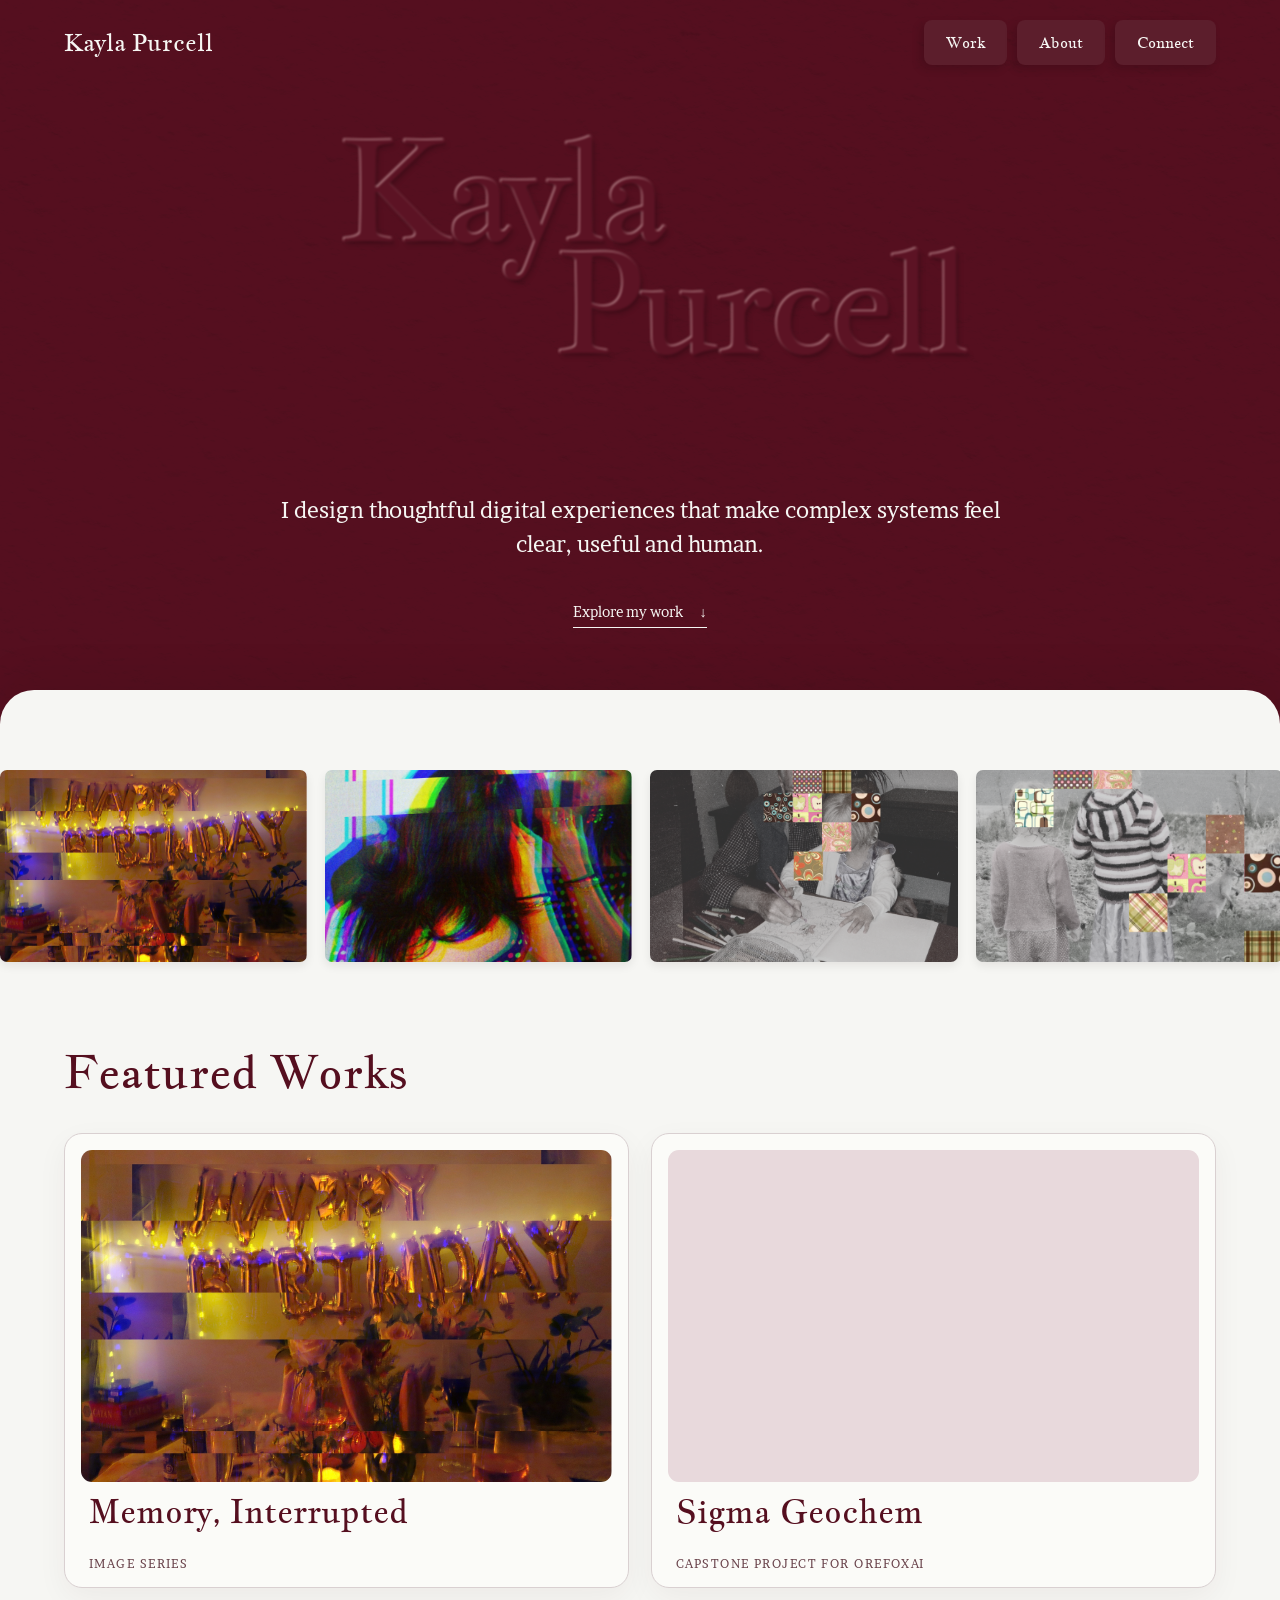
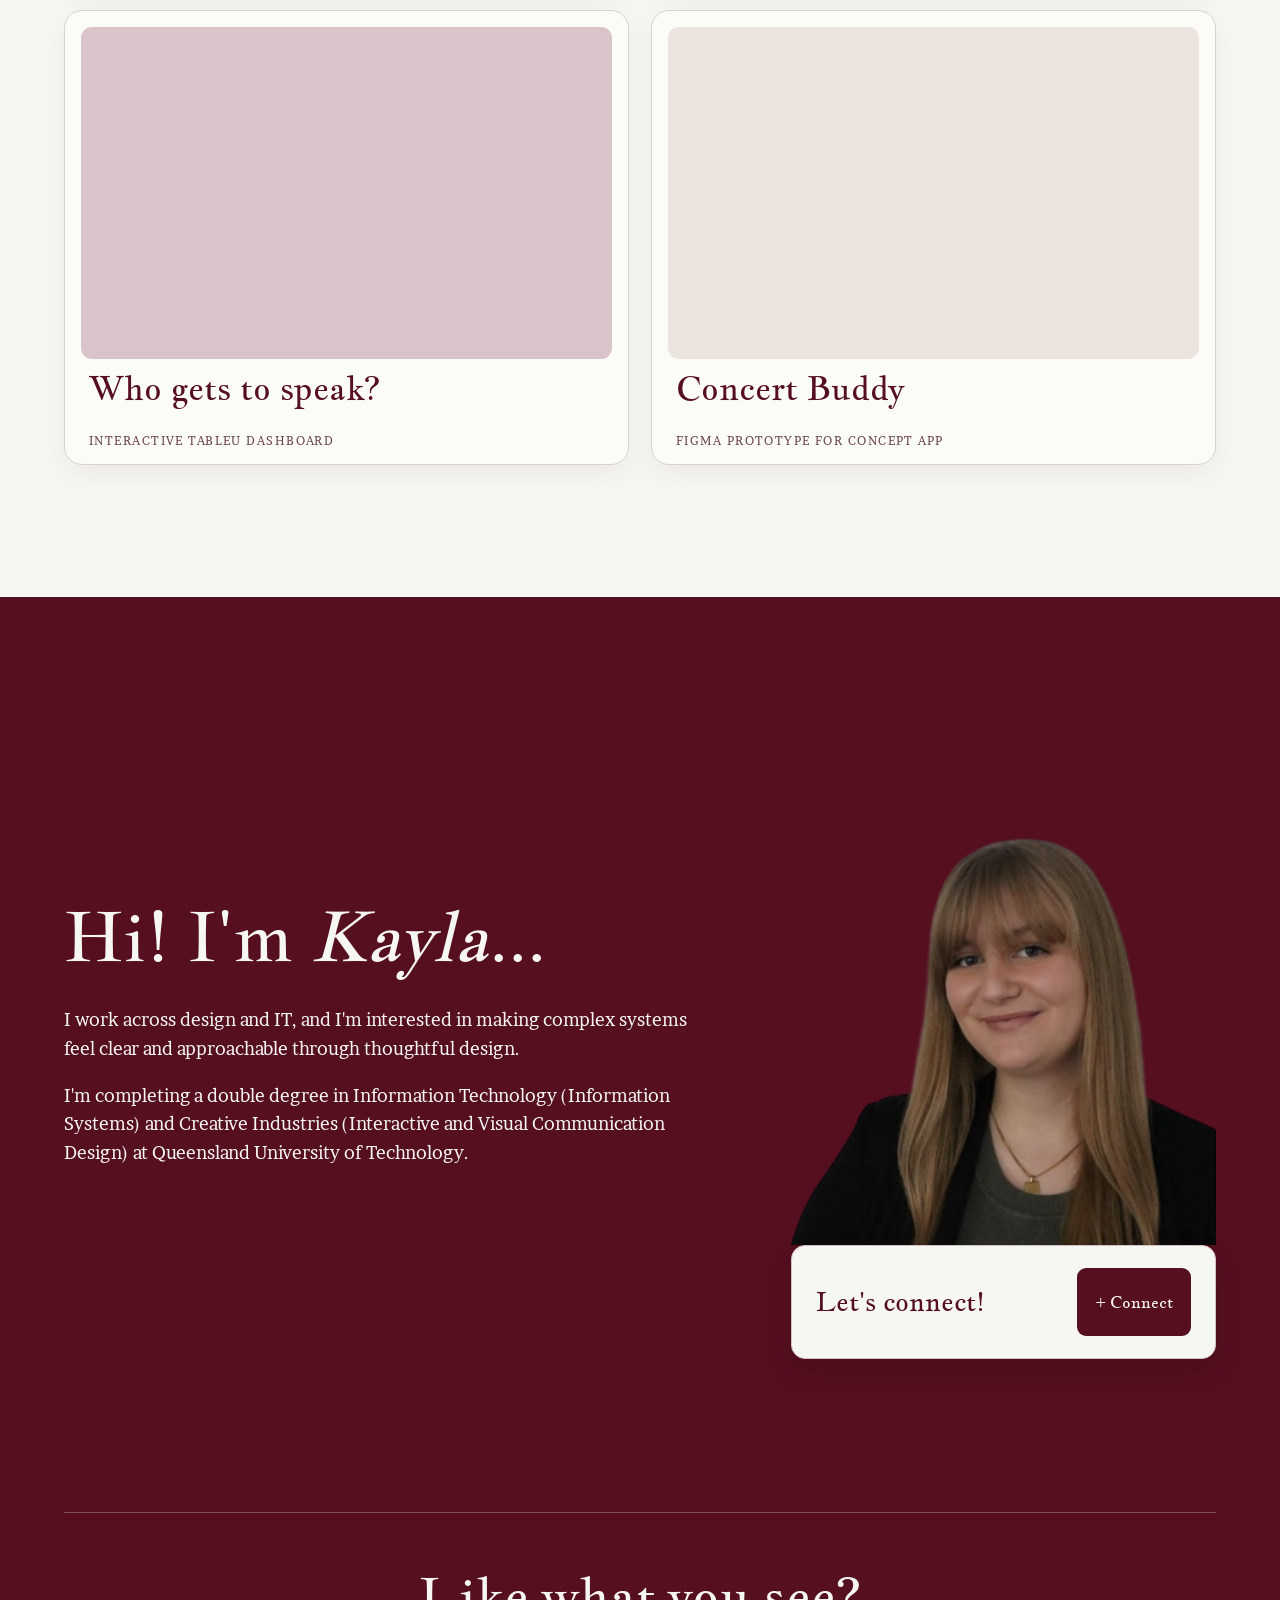
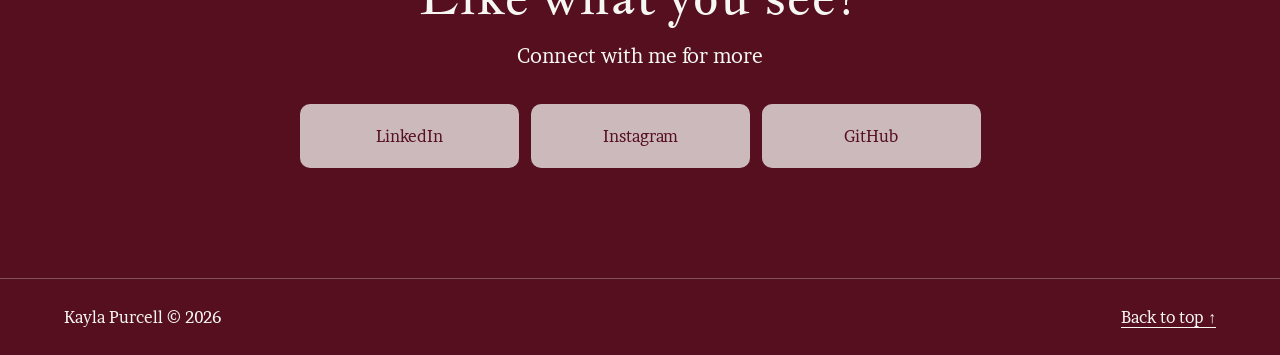
<file: index.html>
<!doctype html>
<html lang="en">
<head>
  <meta charset="UTF-8">
  <meta name="viewport" content="width=device-width, initial-scale=1.0">
  <title>Kayla Purcell — Portfolio</title>
  <link href="https://fonts.googleapis.com/css2?family=Brawler:wght@400;700&family=Jacques+Francois&display=swap" rel="stylesheet">
  <link rel="stylesheet" href="assets/css/style.css">
  <script src="assets/js/script.js" defer></script>
</head>

<body>
    <!-- Navigation-->
  <header class="site-header">
    <a class="logo" href="index.html">Kayla Purcell</a>

    <nav class="site-nav" aria-label="Primary navigation">
      <a href="#work">Work</a>
      <a href="#about">About</a>
      <a href="#contact">Connect</a>
    </nav>
  </header>

  <main>
    <!--Title and personal overview-->
    <section class="hero">
        <div class="hero-inner">
      
          <h1 class="hero-title" aria-label="Kayla Purcell">
            <span>Kayla</span>
            <span class="hero-surname">Purcell</span>
          </h1>
      
          <div class="hero-footer">
            <p>
              I design thoughtful digital experiences that make complex systems
              feel clear, useful and human.
            </p>
          </div>
      
          <a class="hero-scroll" href="#showcase">
            Explore my work
            <span aria-hidden="true">↓</span>
          </a>
      
        </div>
      </section>

    <div class="page-surface">
        <!--Moving image carousel-->
        <section class="showcase" id="showcase" aria-label="Design work images">
            <div class="showcase-viewport">
              <div class="showcase-track">
                <div class="showcase-sequence">
                  <figure class="showcase-card"><img src="assets/images/carousel-1.jpg" alt=""></figure>
                  <figure class="showcase-card"><img src="assets/images/carousel-2.jpg" alt=""></figure>
                  <figure class="showcase-card"><img src="assets/images/carousel-3.jpg" alt=""></figure>
                  <figure class="showcase-card"><img src="assets/images/carousel-4.jpg" alt=""></figure>
                </div>
                <div class="showcase-sequence" aria-hidden="true">
                  <figure class="showcase-card"><img src="assets/images/carousel-1.jpg" alt=""></figure>
                  <figure class="showcase-card"><img src="assets/images/carousel-2.jpg" alt=""></figure>
                  <figure class="showcase-card"><img src="assets/images/carousel-3.jpg" alt=""></figure>
                  <figure class="showcase-card"><img src="assets/images/carousel-4.jpg" alt=""></figure>
                </div>
              </div>
            </div>
        </section>

        <section class="work-placeholder" id="work">
          <h2>Featured Works</h2>
        <!--Displays selected projects-->
          <div class="projects-grid">

            <a class="project-card" href="project.html">
                <div class="project-art">
                  <img
                    src="assets/images/carousel-1.jpg"
                    alt="Preview of the Memory, Interrupted image series"
                  >
                </div>
              
                <h3>Memory, Interrupted</h3>
                <p class="project-type">Image Series</p>
              </a>

            <article class="project-card">
                <div class="project-art" aria-hidden="true"></div>
                <h3>Sigma Geochem</h3>
                <p class="project-type"> Capstone Project for OreFoxAI</p>
              </article>
              
              <article class="project-card">
                <div class="project-art" aria-hidden="true"></div>
                <h3> Who gets to speak?</h3>
                <p class="project-type"> Interactive Tableu Dashboard</p>
              </article>
              
              <article class="project-card">
                <div class="project-art" aria-hidden="true"></div>
                <h3>Concert Buddy</h3>
                <p class="project-type"> Figma prototype for concept app</p>
              </article>
          </div>
        </section>
    </div>

    <section class="about" id="about" aria-labelledby="about-title">
        <div class="about-inner">
            <!--About me section-->
            <div class="about-copy">
                <h2 id="about-title">Hi! I'm <em>Kayla</em>... </h2>
                <p>
                    I work across design and IT, and I'm interested in making complex
                    systems feel clear and approachable through thoughtful design.
                </p>
                <p>
                    I'm completing a double degree in Information Technology (Information
                    Systems) and Creative Industries (Interactive and Visual Communication
                    Design) at Queensland University of Technology.
                </p>
            </div>
            <div class="about-photo">
                <img class="about-portrait" src="assets/images/kayla.JPG" alt="Portrait of Kayla Purcell">
              
                <div class="about-cta">
                  <span>Let's connect!</span>
                  <a class="about-cta-button"
                     href="https://www.linkedin.com/in/kayla-purcell-76381436b/"
                     target="_blank"
                     rel="noopener noreferrer">+ Connect</a>
                </div>
              </div>
        </div>
        <!--Link to social media and contact-->
        <section class="contact" id="contact" aria-labelledby="contact-title">
            <div class="contact-copy">
              <h2 id="contact-title">Like what you see?</h2>
              <p class="eyebrow">Connect with me for more</p>
            </div>
          
            <ul class="social-list">
                <li>
                  <a href="https://www.linkedin.com/in/kayla-purcell-76381436b/" target="_blank" rel="noopener noreferrer">
                    LinkedIn
                  </a>
                </li>
              
                <li>
                  <a href="https://www.instagram.com/by.kaylapurcell/ " target="_blank" rel="noopener noreferrer">
                    Instagram
                  </a>
                </li>
              
                <li>
                  <a href="https://github.com/Kayla-p5 " target="_blank" rel="noopener noreferrer">
                    GitHub
                  </a>
                </li>
              </ul>
          </section>
    </section>

    <footer class="project-footer">
        <span>Kayla Purcell © 2026</span>
        <a href="#">Back to top ↑</a>
      </footer>
  </main>
</body>
</html>
</file>
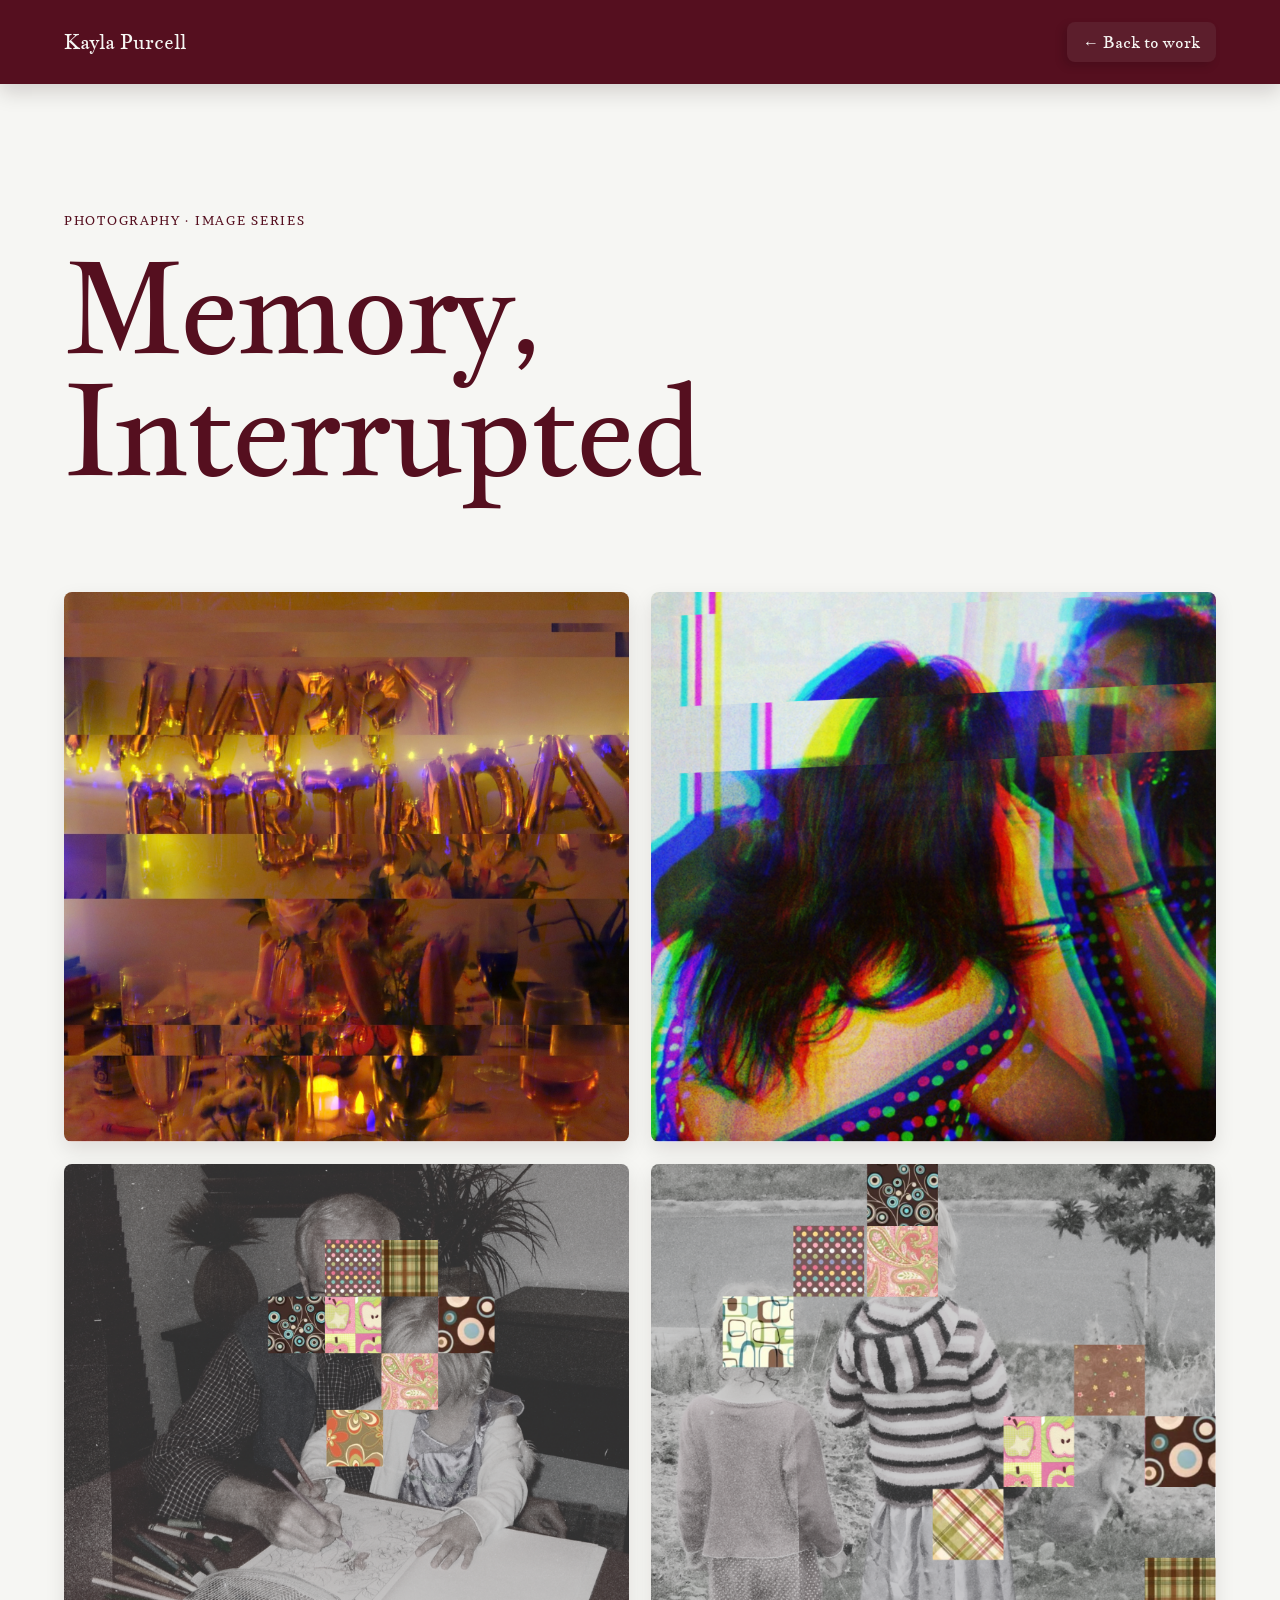
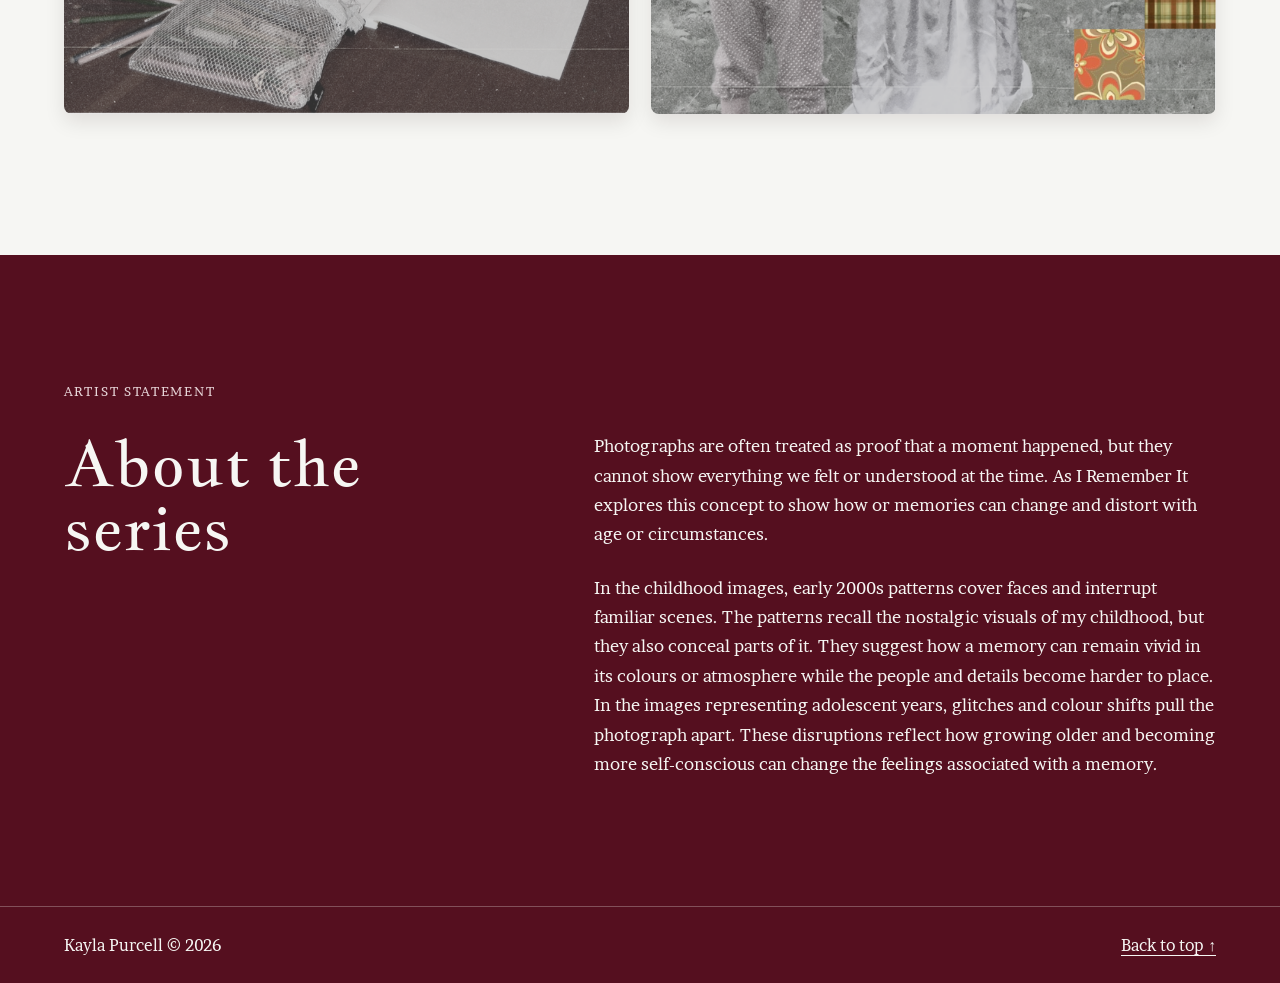
<file: project.html>
<!doctype html>
<html lang="en">
<head>
  <meta charset="UTF-8">
  <meta name="viewport" content="width=device-width, initial-scale=1.0">

  <title>Image Series — Kayla Purcell</title>

  <link
    href="https://fonts.googleapis.com/css2?family=Brawler:wght@400;700&family=Jacques+Francois&display=swap"
    rel="stylesheet"
  >

  <link rel="stylesheet" href="assets/css/style.css">
</head>

<body class="project-page">

  <header class="project-header">
    <a class="project-logo" href="index.html">Kayla Purcell</a>

    <a class="back-link" href="index.html#work">
      ← Back to work
    </a>
  </header>

  <main>

    <!-- Project introduction -->
    <section class="project-intro">
      <p class="project-label">Photography · Image Series</p>

      <h1>Memory, Interrupted</h1>

    </section>

    <!-- Four-image series -->
    <section class="image-series" aria-label="Project image series">

      <figure class="series-image">
        <img
          src="assets/images/carousel-1.jpg"
          alt="Childhood image distorted with squares of early 2000s patterns"
        >
      </figure>

      <figure class="series-image">
        <img
          src="assets/images/carousel-2.jpg"
          alt="Childhood image distorted with squares of early 2000s patterns"
        >
      </figure>

      <figure class="series-image">
        <img
          src="assets/images/carousel-3.jpg"
          alt="Distorted image of a girl doing her makeup in the mirror"
        >
      </figure>

      <figure class="series-image">
        <img
          src="assets/images/carousel-4.jpg"
          alt="Distorted image of a table with happy birthday ballons behind it"
        >
      </figure>

    </section>

    <!-- Artist statement -->
    <section class="artist-statement">
      <p class="statement-label">Artist statement</p>

      <div class="statement-content">
        <h2>About the series</h2>

        <div class="statement-text">
          <p>
            Photographs are often treated as proof that a moment happened, but they 
            cannot show everything we felt or understood at the time. As I Remember It 
            explores this concept to show how or memories can change and distort with age or 
            circumstances. 
          </p>

          <p>
            In the childhood images, early 2000s patterns cover faces and interrupt familiar scenes. The patterns recall the nostalgic visuals of my childhood, but they also conceal parts of it. They suggest how a memory can remain vivid in its colours or atmosphere while the people and details become harder to place. In the images representing adolescent years, glitches and colour shifts pull the photograph apart. These disruptions reflect how growing older and becoming more self-conscious can change the feelings associated with a memory.  
          </p>
        </div>
      </div>
    </section>

  </main>

  <footer class="project-footer">
    <span>Kayla Purcell © 2026</span>
    <a href="#">Back to top ↑</a>
  </footer>

</body>
</html>
</file>
<file: assets/css/style.css>
body {
  margin: 0;
  background-color: #550f1f;
  color: #f6f6f3;
  font-family: "Brawler", Georgia, serif;
  -webkit-font-smoothing: antialiased;
}

html {
  scroll-behavior: smooth;
}

section[id],
div[id] {
  scroll-margin-top: 110px;
}
/* Hero section */

.hero {
  position: sticky;
  top: 0;
  z-index: 0;

  min-height: min(78svh, 760px);

  display: grid;
  place-items: center;

  padding: 120px 24px 110px;
  box-sizing: border-box;

  background-color: #550f1f;
  overflow: hidden;
}

/* Paper texture overlay */

.hero::after {
  content: "";
  position: absolute;
  inset: 0;
  z-index: 1;

  background: url("../images/paper-texture.jpg") center / cover;
  mix-blend-mode: multiply;
  opacity: 1;

  pointer-events: none;
  filter: grayscale(1) brightness(1.05);
}

/* Holds all hero content above the texture */

.hero-inner {
  position: relative;
  z-index: 2;

  width: min(100%, 1000px);
  text-align: center;
}

/* Embossed name effect */

.hero-title {
  position: relative;

  width: min(100%, 940px);
  height: clamp(250px, 30vw, 350px);

  margin: 0 auto;

  font-family: "Jacques Francois", Georgia, serif;
  font-size: clamp(5.2rem, 11vw, 10rem);
  font-weight: 400;
  line-height: 1;
  letter-spacing: -0.06em;
  text-align: left;

  /* Your existing embossed effect */
  color: #5c1324;

  text-shadow:
    -1px -1px 1px rgba(236, 197, 197, 0.8),
     1px  2px 1px rgba(0, 0, 0, 0.15),
     3px  4px 4px rgba(0, 0, 0, 0.15);

  filter: blur(0.8px);
}

.hero-title span {
  position: absolute;
  display: block;
  white-space: nowrap;
}

/* Kayla */

.hero-title span:first-child {
  top: 0;
  left: 18%;
  z-index: 2;
}

/* Purcell */

.hero-title .hero-surname {
  top: 32%;
  left: 41%;
  z-index: 1;

  /* Replaces the old margin positioning */
  margin-left: 0;
}

/* Introduction */

.hero-footer {
  max-width: 720px;
  margin: 24px auto 0;
  text-align: center;
}

.hero-footer p {
  margin: 0;
  font-size: clamp(1.16rem, 1.7vw, 1.48rem);
  line-height: 1.55;
}

/* Scroll-to-content link */

.hero-scroll {
  display: inline-flex;
  align-items: center;
  gap: 16px;

  margin-top: 42px;
  padding-bottom: 6px;

  border-bottom: 1px solid currentColor;

  color: #f6f6f3;
  font-size: 0.9rem;
  text-decoration: none;

  transition: gap 0.25s ease;
}

.hero-scroll:hover,
.hero-scroll:focus-visible {
  gap: 24px;
}


/* Navigation */
.site-header {
  position: fixed;
  top: 0;
  left: 0;
  right: 0;
  z-index: 10;
  display: flex;
  align-items: center;
  justify-content: space-between;
  padding: 20px clamp(24px, 5vw, 80px);
  transition: background-color 0.30s ease, box-shadow 0.25s ease;
}

.site-nav {
  display: flex;
  gap: 10px;
  font-family: "Jacques Francois", Georgia, serif;
  font-size: 0.94rem;
  font-weight: 400;
}

.site-nav a {
  padding: 13px 22px;
  border-radius: 8px;
  background-color: #5c1e2c;
  color: #f6f6f3;
  text-decoration: none;
  transition: transform 0.30s ease, background-color 0.25s ease;
  box-shadow: -4px 4px 9px rgba(24, 3, 9, 0.18);
}

/*nav button hover animation */
.site-nav a:hover,
.site-nav a:focus-visible {
  transform: translateY(-3px);
  background-color: #78364a;
  box-shadow: -5px 7px 14px rgba(24, 3, 9, 0.22);
}
.site-nav a::after {
  content: "";
  position: absolute;
  left: 15px;
  right: 15px;
  bottom: 6px;
  height: 1px;
  background: currentColor;
  transform: scaleX(0);
  transform-origin: right;
  transition: transform 0.28s;
}

.site-nav a:hover::after,
.site-nav a:focus-visible::after {
  transform: scaleX(1);
  transform-origin: left;
}

/* Name as logo */
.logo {
  color: #f6f6f3;
  text-decoration: none;
  font-family: "Jacques Francois", Georgia, serif;
  font-size: 1.5rem;
  transition: color 0.40s ease;
}

/* Ajusting header when scrolling */
.site-header.is-scrolled {
  background-color: #f6f6f3;
  box-shadow: 0 1px 14px rgba(35, 5, 13, 0.12);
}

.site-header.is-scrolled .logo {
  color: #550f1f;
}

/* Page body */
.page-surface {
  min-height: 100vh;
  padding: 80px 0 132px;
  background-color: #f6f6f3;
  color: #550f1f;
  position: relative;
  z-index: 1;
  margin-top: -48px;
  border-radius: 34px 34px 0 0;
  box-shadow: 0 -18px 34px rgba(25, 3, 9, 0.08);
}

.work-placeholder {
  max-width: 1510px;
  margin-inline: auto;
}

.work-placeholder h2 {
  margin: 0;
  font-family: "Jacques Francois", Georgia, serif;
  font-size: clamp(2.3rem, 3.6vw, 3.8rem);
  padding-inline: clamp(24px, 5vw, 78px);
  font-weight: 400;
}

/* Project cards */
.projects-grid {
  display: grid;
  grid-template-columns: repeat(2, minmax(0, 1fr));
  gap: 22px;
  margin-top: 32px;
  margin-inline: clamp(24px, 5vw, 78px);
}

.project-card {
  padding: 16px;
  border: 1px solid #d9d0d1;
  border-radius: 18px;
  background-color: #fbfbf8;
  box-shadow: 0 10px 30px rgba(67, 12, 27, 0.05);
}
/* Placeholder for project images */
.project-art {
  aspect-ratio: 16 / 10;
  border-radius: 11px;
  background-color: #550f1f;
}
  .project-card:nth-child(2) .project-art {
  background-color: #e8d9dc;
  }

  .project-card:nth-child(3) .project-art {
  background-color: #d8c4c9;
  }

  .project-card:nth-child(4) .project-art {
  background-color: #ebe4df;
  }

/* Project subtitles */
.project-type {
  margin: 24px 8px 0;
  color: #69434b;
  font-size: 0.75rem;
  letter-spacing: 0.12em;
  text-transform: uppercase;
}

.project-card h3 {
  margin: 8px 8px 6px;
  font-family: "Jacques Francois", Georgia, serif;
  font-size: clamp(1.85rem, 2.6vw, 3rem);
  font-weight: 400;
}

/* fade in animation for projects */
.project-card.reveal-ready {
  opacity: 0;
  transform: translateY(18px);
  transition: opacity 0.6s ease, transform 0.6s ease;
}

.project-card.reveal-ready.is-visible {
  opacity: 1;
  transform: translateY(0);
}

/* About me section */
.about {
  position: relative;
  z-index: 2;
  padding: 110px clamp(24px, 5vw, 78px);
  background-color: #550f1f;
  color: #f6f6f3;
}

.about-copy h2 {
  margin: 0 0 32px;
  font-family: "Jacques Francois", Georgia, serif;
  font-size: clamp(4.2rem, 6.4vw, 6.8rem);
  font-weight: 400;
  line-height: 1.1;
  font-size: clamp(1.8rem, 5.4vw, 5.8rem);
  white-space: nowrap;
}
/* For about me paragrpahs */
.about-copy > p {
  margin: 0;
  max-width: 670px;
  font-size: clamp(1.08rem, 1.4vw, 1.35rem);
  line-height: 1.6;
}
.about-copy > p + p {
  margin-top: 18px;
}

.about-inner {
  display: grid;
  grid-template-columns: minmax(0, 1.2fr) minmax(240px, 0.8fr);
  gap: clamp(40px, 7vw, 110px);
  align-items: center;
  max-width: 1354px;
  margin-inline: auto;
}

/* about photo animation and link to linked in */
.about-photo {
  position: relative;
  display: flex;
  flex-direction: column;
  justify-content: flex-end;

  min-height: 520px;
  padding: 0;

  background: transparent;
  border: 0;
  box-shadow: none;
  overflow: visible;

  transition:
    transform 0.35s cubic-bezier(.2, .8, .2, 1),
    filter 0.35s ease;
}

.about-photo:hover,
.about-photo:focus-within {
  transform: translateY(-8px) rotate(-1deg);
  filter: drop-shadow(0 20px 20px rgba(26, 3, 9, 0.22));
}

/* Shows the entire portrait without cropping */

.about-portrait {
  display: block;
  width: 100%;
  height: clamp(380px, 42vw, 560px);

  object-fit: contain;
  object-position: center bottom;

  background: transparent;
  border-radius: 0;
}

/* LinkedIn panel */

.about-cta {
  position: static;

  display: flex;
  align-items: center;
  justify-content: space-between;
  gap: 20px;

  width: 100%;
  padding: 22px 24px;
  box-sizing: border-box;

  background-color: #f6f6f3;
  border: 1px solid #d2bfc2;
  border-radius: 14px;

  color: #550f1f;
  box-shadow: 0 12px 28px rgba(26, 3, 9, 0.16);
}

.about-cta span {
  font-family: "Jacques Francois", Georgia, serif;
  font-size: clamp(1.4rem, 2vw, 2rem);
  line-height: 1.1;
}

/* Connect button */

.about-cta-button {
  display: inline-flex;
  align-items: center;
  justify-content: center;

  min-height: 48px;
  padding: 10px 18px;

  border-radius: 9px;
  background-color: #550f1f;
  color: #f6f6f3;

  font-family: "Jacques Francois", Georgia, serif;
  font-size: 1rem;
  text-decoration: none;
  white-space: nowrap;

  transition:
    transform 0.2s ease,
    background-color 0.2s ease,
    box-shadow 0.2s ease;
}

.about-cta-button:hover,
.about-cta-button:focus-visible {
  transform: translateY(-2px);
  background-color: #78364a;
  box-shadow: 0 5px 12px rgba(26, 3, 9, 0.2);
}

/* Contact and social media section */
.contact {
  max-width: 1354px;
  margin: clamp(100px, 12vw, 190px) auto 0;
  padding-top: 55px;
  border-top: 1px solid rgba(246, 246, 243, 0.28);
  flex-direction: column;
  align-items: center;
  text-align: center;
}

.contact h2 {
  margin: 0;
  font-family: "Jacques Francois", Georgia, serif;
  font-size: clamp(2.8rem, 4vw, 4.2rem);
  font-weight: 400;
  line-height: 1.08;
}

.contact p {
  font-size: 1.25rem;
}

.social-list {
  display: flex;
  justify-content: center;
  flex-wrap: wrap;
  gap: 12px;
  list-style: none;
  padding: 0;
  margin: 36px auto 0;
}

.social-list li {
  width: 219px;
  min-height: 64px;
  border-radius: 10px;
  background-color: #fbfbf8;
  color: #550f1f;
  font-size: 1rem;
  justify-content: center;
  text-align: center;
  opacity: 0.72;
}

.social-list a {
  display: flex;
  align-items: center;
  justify-content: center;
  width: 100%;
  min-height: 64px;
  color: inherit;
  text-align: center;
  text-decoration: none;
  padding: 12px 20px;
  box-sizing: border-box;
}

/* formating images for moving carousel */
.showcase-viewport {
  overflow: hidden;
}

.showcase-track,
.showcase-sequence {
  display: flex;
  width: max-content;
}

.showcase-sequence {
  gap: 18px;
  padding-right: 18px;
}

.showcase-card {
  flex: none;
  width: clamp(220px, 24vw, 350px);
  margin: 0;
}

.showcase-card img {
  display: block;
  width: 100%;
  height: clamp(150px, 15vw, 205px);
  object-fit: cover;
  border-radius: 7px;
  box-shadow: 0 4px 10px rgba(25, 3, 9, 0.08);
}

.showcase-track {
  animation: showcase-scroll 35s linear infinite;
  padding-bottom: 80px;
}

/* Scaling for smaller screens */
@media (max-width: 700px) {
  .projects-grid {
    grid-template-columns: 1fr;
  }
}

@media (max-width: 800px) {
  .about-inner {
    grid-template-columns: 1fr;
  }
}

/* carousel */
@keyframes showcase-scroll {
  to {
    transform: translateX(-50%);
  }
}

@media (max-width: 800px) {
  .showcase-card {
    width: 260px;
  }
}

@media (max-width: 560px) {
  .showcase-card {
    width: 220px;
  }

  .showcase-card img {
    height: 160px;
  }
}

/* controls if users have reduced motion on */
@media (prefers-reduced-motion: reduce) {
  .showcase-track {
    animation: none;
  }

  .showcase-viewport {
    overflow-x: auto;
  }
}

@media (max-width: 560px) {
  .about-photo {
    min-height: auto;
  }

  .about-portrait {
    height: 400px;
  }

  .about-cta {
    align-items: flex-start;
    flex-direction: column;
  }
}

/* Custom Cursors */
@media (pointer: fine) {
  html, body {
    cursor: url("../images/cursor-arrow.svg") 3 2, auto;
  }

  a, button:not(:disabled) {
    cursor: url("../images/cursor-hand.svg") 13 3, pointer;
  }
}

/* ========================================
   Individual project page
   ======================================== */

   .project-page {
    margin: 0;
    background-color: #f6f6f3;
    color: #550f1f;
  }
  
  /* Project navigation */
  
  .project-header {
    display: flex;
    align-items: center;
    justify-content: space-between;
    gap: 24px;
    padding: 22px clamp(24px, 5vw, 78px);
    background-color: #550f1f;
    color: #f6f6f3;
    box-shadow: 0 8px 20px rgba(25, 3, 9, 0.16);
  }
  
  .project-logo,
  .back-link {
    color: inherit;
    text-decoration: none;
  }
  
  .project-logo {
    font-family: "Jacques Francois", Georgia, serif;
    font-size: 1.25rem;
  }
  
  .back-link {
    position: relative;
    padding: 10px 16px;
    border-radius: 8px;
    background-color: #5c1e2c;
    font-family: "Jacques Francois", Georgia, serif;
    box-shadow: -4px 4px 9px rgba(24, 3, 9, 0.18);
    transition:
      transform 0.25s ease,
      background-color 0.25s ease;
  }
  
  .back-link:hover,
  .back-link:focus-visible {
    transform: translateY(-2px);
    background-color: #78364a;
  }
  
  /* Project introduction */
  
  .project-intro {
    max-width: 1354px;
    margin-inline: auto;
    padding: clamp(80px, 10vw, 150px) clamp(24px, 5vw, 78px)
      clamp(70px, 8vw, 120px);
  }
  
  .project-label,
  .statement-label {
    margin: 0 0 18px;
    font-size: 0.82rem;
    letter-spacing: 0.13em;
    text-transform: uppercase;
  }
  
  .project-intro h1 {
    max-width: 1000px;
    margin: 0;
    font-family: "Jacques Francois", Georgia, serif;
    font-size: clamp(4rem, 10vw, 9rem);
    font-weight: 400;
    line-height: 0.95;
    letter-spacing: -0.04em;
  }
  
  .project-summary {
    max-width: 680px;
    margin: 38px 0 0;
    font-size: clamp(1.1rem, 1.6vw, 1.4rem);
    line-height: 1.6;
  }
  
  /* Image series */
  
  .image-series {
    display: grid;
    grid-template-columns: repeat(2, minmax(0, 1fr));
    gap: 22px;
    max-width: 1510px;
    margin-inline: auto;
    padding: 0 clamp(24px, 5vw, 78px)
      clamp(100px, 11vw, 170px);
  }
  
  .series-image {
    margin: 0;
  }
  
  .series-image img {
    display: block;
    width: 100%;
    height: clamp(320px, 43vw, 660px);
    border-radius: 8px;
    object-fit: cover;
    box-shadow: 0 8px 20px rgba(25, 3, 9, 0.1);
  }
  
  .series-image figcaption {
    margin-top: 10px;
    font-size: 0.78rem;
    letter-spacing: 0.1em;
  }
  
  /* Artist statement */
  
  .artist-statement {
    padding: clamp(90px, 10vw, 150px) clamp(24px, 5vw, 78px);
    background-color: #550f1f;
    color: #f6f6f3;
  }
  
  .artist-statement > * {
    max-width: 1354px;
    margin-inline: auto;
  }
  
  .statement-label {
    margin-bottom: 32px;
    color: #e7d5d8;
  }
  
  .statement-content {
    display: grid;
    grid-template-columns: minmax(250px, 0.8fr) minmax(300px, 1.2fr);
    gap: clamp(50px, 9vw, 150px);
    align-items: start;
  }
  
  .statement-content h2 {
    margin: 0;
    font-family: "Jacques Francois", Georgia, serif;
    font-size: clamp(2.8rem, 5vw, 5.5rem);
    font-weight: 400;
    line-height: 1;
  }
  
  .statement-text {
    max-width: 680px;
  }
  
  .statement-text p {
    margin: 0;
    font-size: clamp(1.05rem, 1.35vw, 1.3rem);
    line-height: 1.7;
  }
  
  .statement-text p + p {
    margin-top: 24px;
  }
  
  /* Footer */
  
  .project-footer {
    display: flex;
    justify-content: space-between;
    gap: 24px;
    padding: 28px clamp(24px, 5vw, 78px);
    background-color: #550f1f;
    color: #f6f6f3;
    border-top: 1px solid rgba(246, 246, 243, 0.28);
  }
  
  .project-footer a {
    color: inherit;
    text-underline-offset: 4px;
  }
  
  /* Project-page responsive layout */
  
  @media (max-width: 800px) {
    .image-series,
    .statement-content {
      grid-template-columns: 1fr;
    }
  
    .statement-content {
      gap: 35px;
    }
  
    .series-image img {
      height: auto;
      aspect-ratio: 4 / 3;
    }
  }
  
  @media (max-width: 560px) {
    .project-header,
    .project-footer {
      align-items: flex-start;
    }
  
    .project-intro h1 {
      font-size: clamp(3.5rem, 18vw, 5.5rem);
    }
  }

  .project-card {
    display: block;
    color: inherit;
    text-decoration: none;
  }
  
  .project-art {
    overflow: hidden;
  }
  
  .project-art img {
    display: block;
    width: 100%;
    height: 100%;
    object-fit: cover;
  }
</file>
